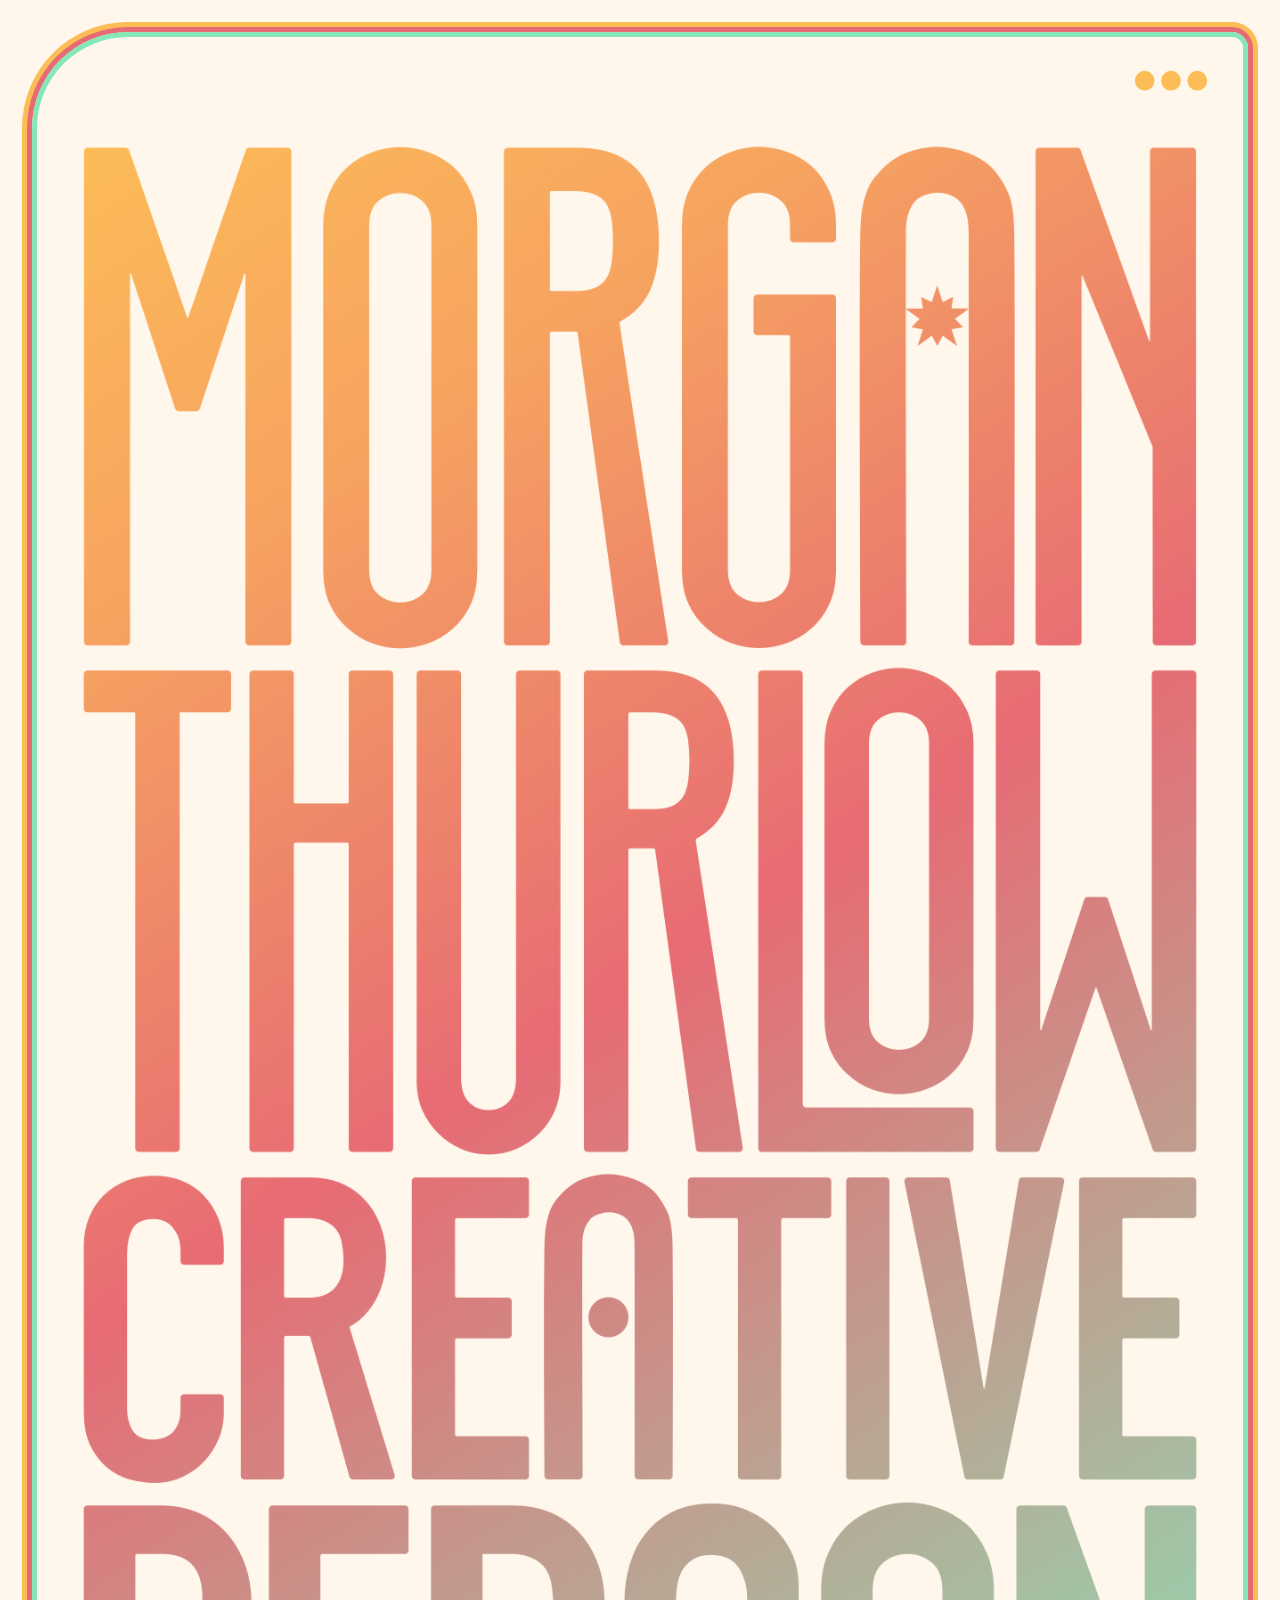
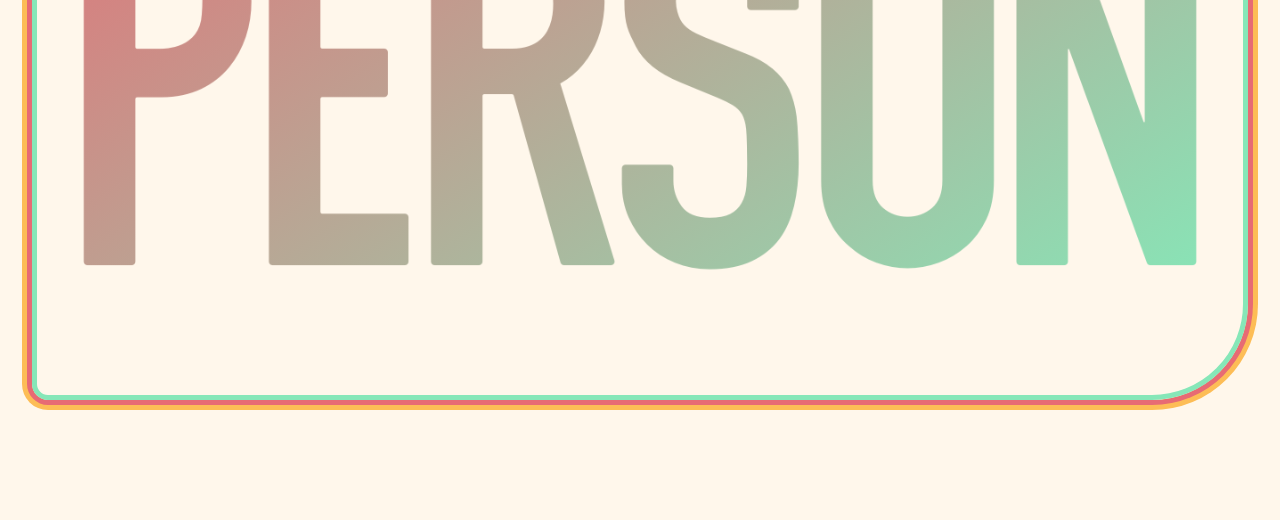
<file: index.html>
<!doctype html>
<html lang="en">
  <head>
    <meta charset="UTF-8" />
    <meta name="viewport" content="width=device-width, initial-scale=1.0" />
    <title>Morgan Thurlow</title>
    <link rel="stylesheet" href="/style.css" />
    <script src="/script.js" defer></script>
    <link rel="icon" type="image/png" href="/favicon-96x96.png" sizes="96x96" />
    <link rel="icon" type="image/svg+xml" href="/favicon.svg" />
    <link rel="shortcut icon" href="/favicon.ico" />
    <link rel="apple-touch-icon" sizes="180x180" href="/apple-touch-icon.png" />
    <link rel="manifest" href="/site.webmanifest" />
  </head>
  <body class="body-padding">
    <div class="main-layout">
      <div class="menu-popup hidden titletext" id="menu-popup">
        <button id="close-x">
          <img src="horDot.svg" alt="X" />
        </button>
        <div class="menu-text">
          <a href="/index.html">HOME</a>
          <a href="/film.html">FILM</a>
          <a href="/design.html">DESIGN</a>
          <a href="/photography.html">PHOTOS</a>
        </div>
      </div>
      <div class="triple-border">
        <div class="menu-container">
          <button id="hamburger-menu">
            <img src="horDot.svg" alt="menu hamburger" />
          </button>
        </div>
        <div>
          <img src="tallMTcp.svg" alt="Morgan Thurlow Creative Person" />
        </div>
      </div>
    </div>
  </body>
</html>
</file>
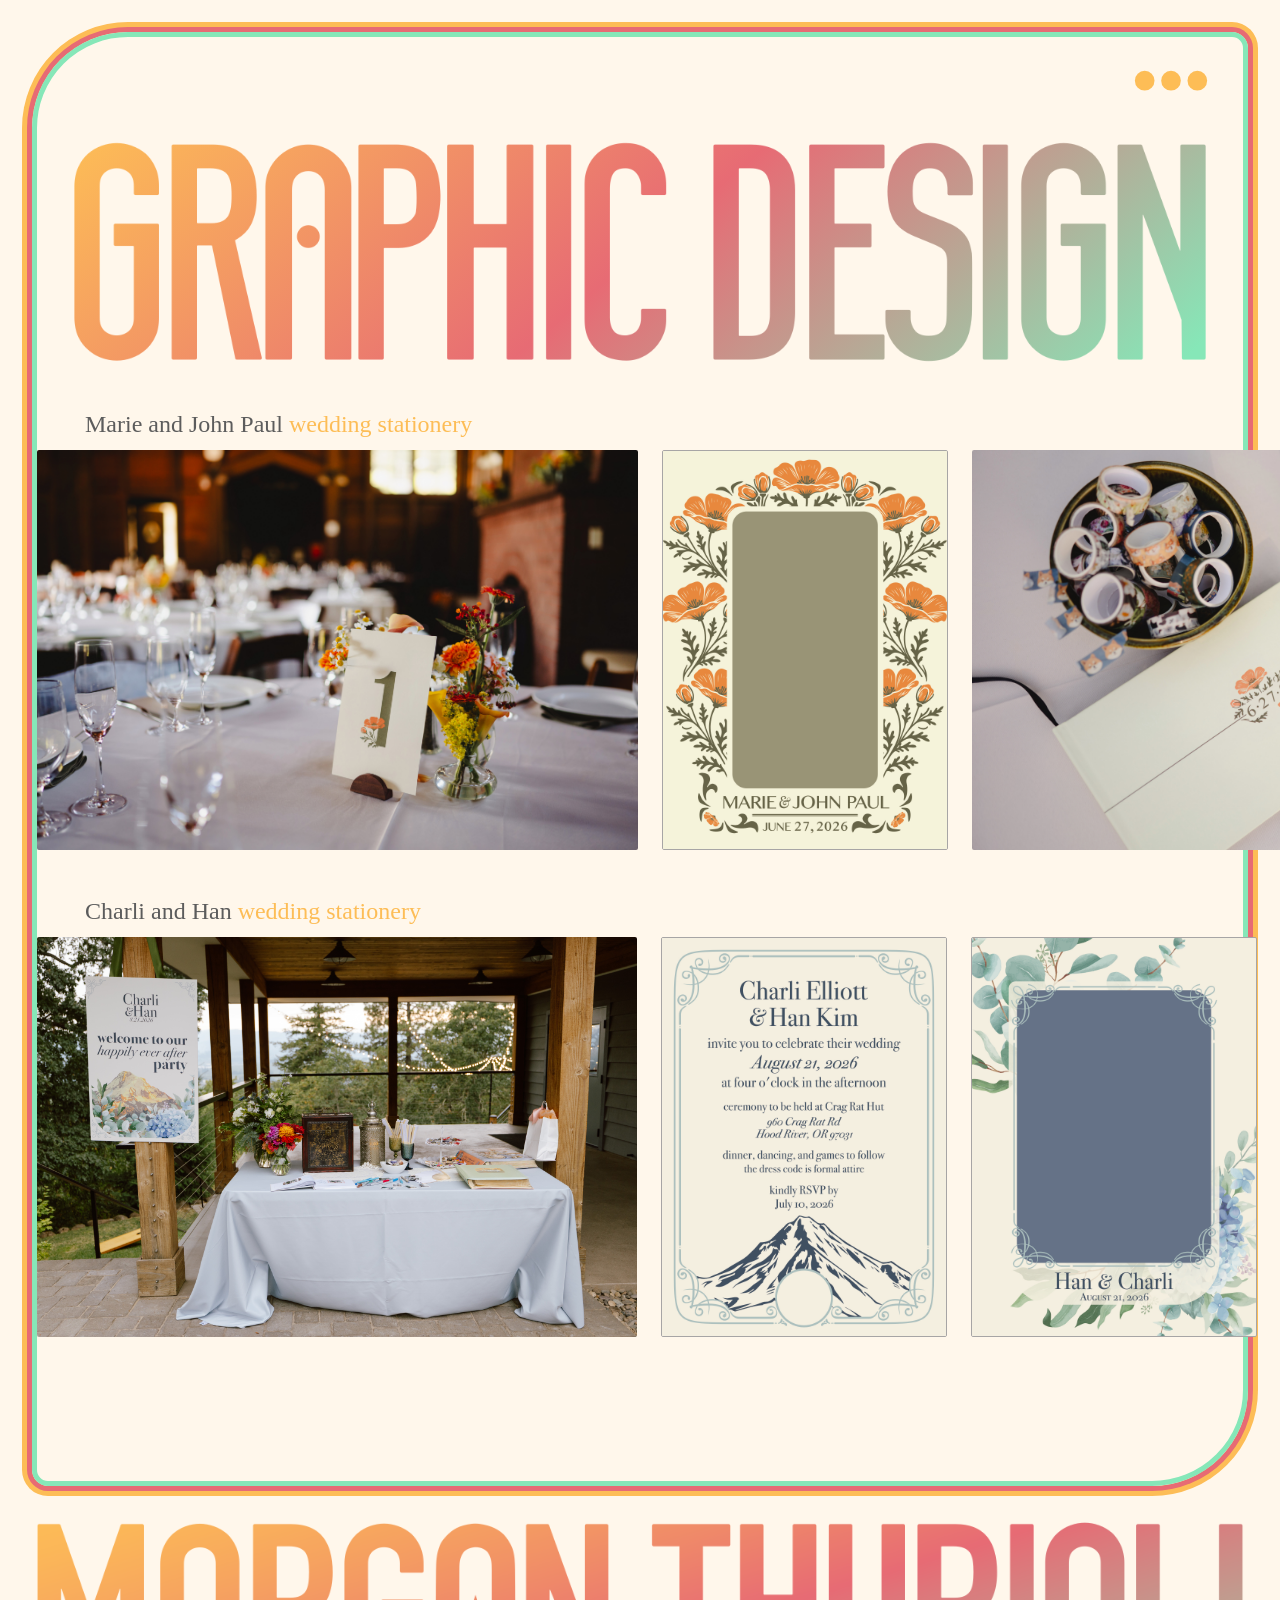
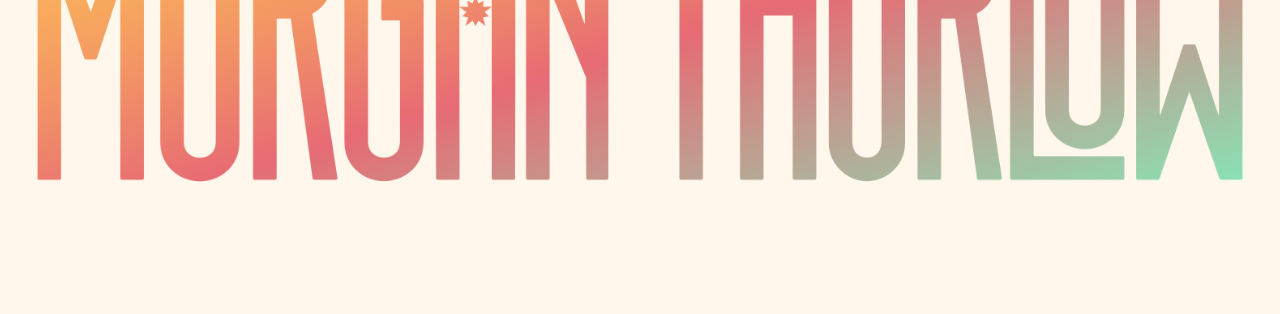
<file: design.html>
<!doctype html>
<html lang="en">
  <head>
    <meta charset="UTF-8" />
    <meta name="viewport" content="width=device-width, initial-scale=1.0" />
    <title>Morgan Thurlow</title>
    <link rel="stylesheet" href="/style.css" />
    <script src="/script.js" defer></script>
    <link rel="icon" type="image/png" href="/favicon-96x96.png" sizes="96x96" />
    <link rel="icon" type="image/svg+xml" href="/favicon.svg" />
    <link rel="shortcut icon" href="/favicon.ico" />
    <link rel="apple-touch-icon" sizes="180x180" href="/apple-touch-icon.png" />
    <link rel="manifest" href="/site.webmanifest" />
  </head>
  <body class="body-padding">
    <div class="main-layout">
      <div class="menu-popup hidden titletext" id="menu-popup">
        <button id="close-x">
          <img src="horDot.svg" alt="X" />
        </button>
        <div class="menu-text">
          <a href="/index.html">HOME</a>
          <a href="/film.html">FILM</a>
          <a href="/design.html">DESIGN</a>
          <a href="/photography.html">PHOTOS</a>
        </div>
      </div>
      <div class="triple-border">
        <div class="menu-container">
          <button id="hamburger-menu">
            <img src="horDot.svg" alt="menu hamburger" />
          </button>
        </div>
        <div><img src="graphic design.svg" alt="graphic design"></div>
        <h2 class="heading-two-layout">
          Marie and John Paul <span class="pinktext"> wedding stationery</span>
        </h2>
        <div id="scroll-container">
          <img
            class="image-scroll"
            src="photos/Morgan-Michael-Wedding-2.jpg"
            alt="wedding table number"
          />
          <img
            class="image-scroll border-small"
            src="photos/MP invitation back .jpg"
            alt="wedding invitation"
          />
          <img
            class="image-scroll"
            src="photos/Morgan-Michael-Wedding-213.jpg"
            alt="wedding guest book"
          />
          <img
            class="image-scroll border-small"
            src="photos/MP invitation front.jpg"
            alt="wedding invitation"
          />
          <img
            class="image-scroll"
            src="photos/Morgan-Michael-Wedding-3.jpg"
            alt="wedding seating name tags"
          />
        </div>
        <h2 class="heading-two-layout">
          Charli and Han <span class="pinktext">wedding stationery</span>
        </h2>
        <div id="scroll-container">
          <img
            class="image-scroll"
            src="photos/IMG_9498.JPG.jpeg"
            alt="wedding welcome sign and guestbook table"
          />

          <img
            class="image-scroll border-small"
            src="photos/HC invite front.jpg"
            alt="wedding guest book back"
          />
          <img
            class="image-scroll border-small"
            src="photos/HC invite back.jpg"
            alt="wedding guest book front"
          />
          <img
            class="image-scroll"
            src="photos/IMG_9497.JPG.jpeg"
            alt="wedding seating chart"
          />

          <img
            class="image-scroll border-small"
            src="photos/Seoul.jpg"
            alt="wedding table number"
          />
        </div>
      </div>
        <div class="footer-text"><img src="MTbottom.svg" alt="morgan thurlow"></div>
      </div>
    </div>
  </body>
</html>
</file>
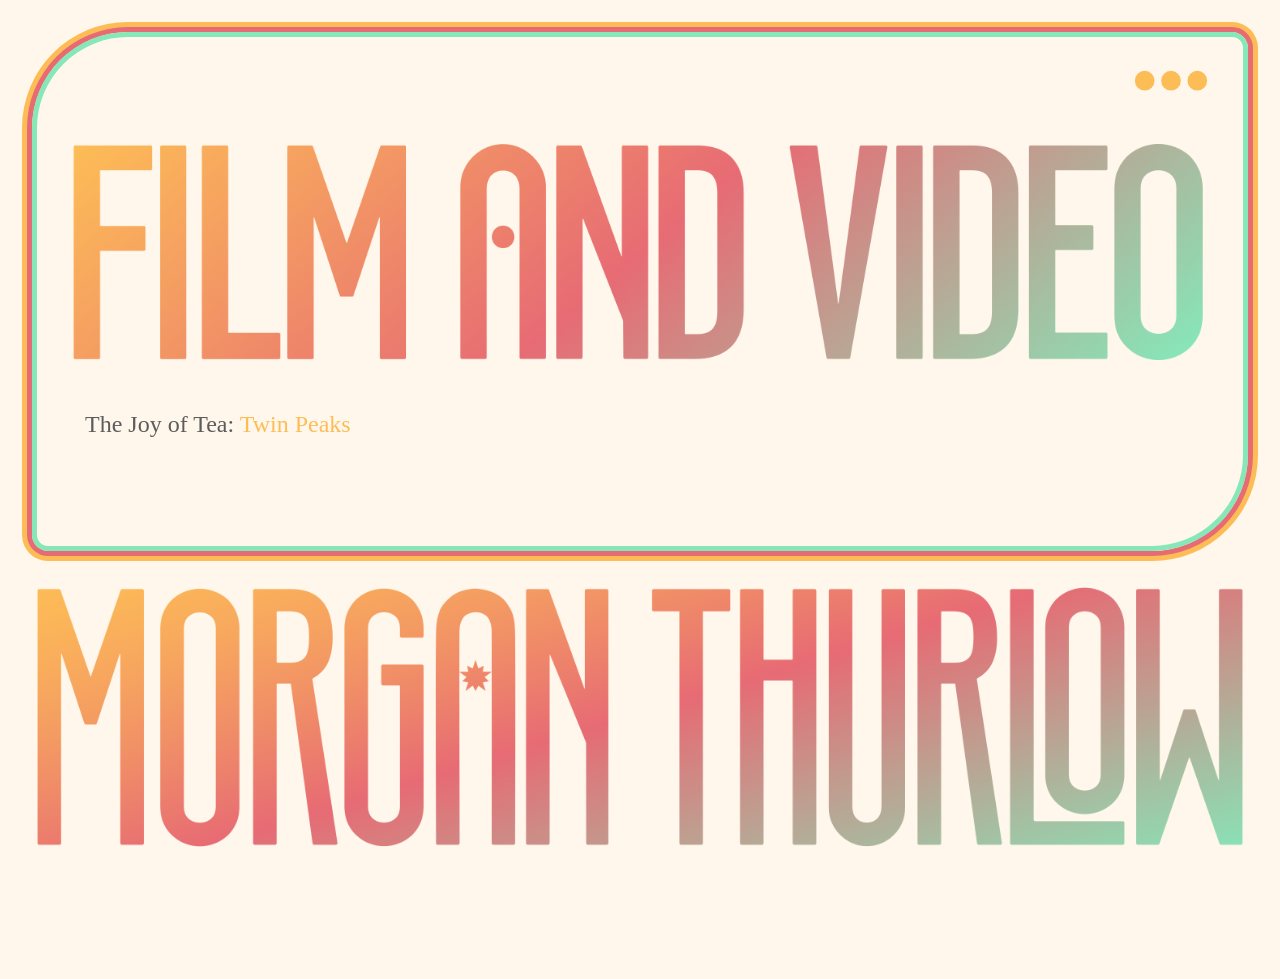
<file: film.html>
<!doctype html>
<html lang="en">
  <head>
    <meta charset="UTF-8" />
    <meta name="viewport" content="width=device-width, initial-scale=1.0" />
    <title>Morgan Thurlow</title>
    <link rel="stylesheet" href="/style.css" />
    <script src="/script.js" defer></script>
    <link rel="icon" type="image/png" href="/favicon-96x96.png" sizes="96x96" />
    <link rel="icon" type="image/svg+xml" href="/favicon.svg" />
    <link rel="shortcut icon" href="/favicon.ico" />
    <link rel="apple-touch-icon" sizes="180x180" href="/apple-touch-icon.png" />
    <link rel="manifest" href="/site.webmanifest" />
  </head>
  <body class="body-padding">
    <div class="main-layout">
      <div class="menu-popup hidden titletext" id="menu-popup">
        <button id="close-x">
          <img src="horDot.svg" alt="X" />
        </button>
        <div class="menu-text">
          <a href="/index.html">HOME</a>
          <a href="/film.html">FILM</a>
          <a href="/design.html">DESIGN</a>
          <a href="/photography.html">PHOTOS</a>
        </div>
      </div>
      <div class="triple-border">
        <div class="menu-container">
          <button id="hamburger-menu">
            <img src="horDot.svg" alt="menu hamburger" />
          </button>
        </div>
        <div><img src="filmAndVideo.svg" alt="film and video" /></div>
        <h2 class="heading-two-layout">
          The Joy of Tea: <span class="pinktext"> Twin Peaks</span>
        </h2>
        <div class="video-container">
          <!-- <video
            class="video-layout"
            controls
            src="drinking tea twin peaks.mov"
          ></video> -->
        </div>
      </div>
      <div class="footer-text">
        <img src="MTbottom.svg" alt="morgan thurlow" />
      </div>
    </div>
  </body>
</html>
</file>
<file: style.css>
/* colors */
:root {
  --c-offwhite: #fff7eb;
  --c-pink: #962258;
  --c-pink-light: #d95995;
  --c-darkgray: #5c5c5c;
  --c-lightgray: #a7a5a5;
  --c-bggray: #292929;

  /* new colors for testing */
  --c-coral: #e76b74;
  --c-goldenrod: #fdbd56;
  --c-teal: #86e7b8;

  --color-main-bg: var(--c-offwhite);
  --color-text-dark: var(--c-darkgray);
  --color-text-light: var(--c-lightgray);
  --color-text-pink: var(--c-goldenrod);
  --color-pink-light: var(--c-pink-light);
  --color-alt-bg: var(--c-bggray);

  background: var(--color-main-bg);

  --margin-exterior: 32px;
  --margin-bottom: 300px;
  --big-box-pad: 24px;

  font-family: optima, Helvetica, sans-serif;

  --alt-font: optima;
}

*,
*::before,
*::after {
  box-sizing: border-box;
}

* {
  margin: 0;
}

a {
  text-decoration: none;
  color: var(--color-text-dark);
}

a:hover {
  color: var(--color-text-pink);
}

button {
  padding: 0px;
  border: none;
  background-color: transparent;
}

img,
picture,
svg {
  max-width: 100%;
  display: block;
}

#photobar {
  max-width: none;
  height: 240px;
  width: calc(100% + var(--big-box-pad) * 2);
  margin-left: calc(-1 * var(--big-box-pad));
  object-fit: cover;
  object-position: top center;
}

#hamburger-menu,
#close-x {
  width: 80px;
  cursor: pointer;
}

.menu-icon {
  fill: #e76b74;
}

.menu-container {
  display: flex;
  justify-content: end;
  margin-bottom: 24px;
  margin-top: 8px;
  margin-right: 8px;
}

.two-column-container {
  /* border: 1px solid green; */
  display: flex;
}

.column-child {
  /* border: 1px solid blue; */
  flex-basis: 50%;
}

.body-padding {
  padding-left: var(--margin-exterior);
  padding-right: var(--margin-exterior);
  padding-bottom: 120px;
}

.outsideborder {
  border: 3px solid var(--color-text-pink);
  border-radius: 96px 16px;
  margin-top: var(--margin-exterior);
  /* margin-bottom: var(--margin-bottom); */
  padding: var(--big-box-pad);
  padding-bottom: 96px;
  /* min-height: calc(100vh - var(--margin-bottom) - var(--margin-exterior)); */
}

.triple-border {
  border: 5px solid #86e7b8;
  border-radius: 96px 16px;
  box-shadow:
    0 0 0 5px #e76b74,
    0 0 0 10px #fdbd56;
  margin-top: var(--margin-exterior);
  /* margin-bottom: var(--margin-bottom); */
  padding: var(--big-box-pad);
  padding-bottom: 96px;
}

.menu-popup {
  z-index: 1;
  position: absolute;
  top: 20px;
  right: 20px;
  border: 5px solid #fdbd56;
  border-radius: 96px 16px;
  box-shadow:
    0 0 0 5px #e76b74,
    0 0 0 10px #86e7b8;
  border-radius: 96px 16px;
  display: flex;
  flex-direction: column;
  text-align: left;
  padding-top: 12px;
  padding-right: 12px;
  padding-left: var(--big-box-pad);
  padding-bottom: var(--big-box-pad);

  /* padding: var(--big-box-pad); */
  background-color: var(--color-main-bg);
}

.menu-text {
  padding-right: 52px;
  display: flex;
  flex-direction: column;
  text-transform: lowercase;
}

.hidden {
  visibility: hidden;
}

#close-x {
  align-self: flex-end;
  padding-bottom: 24px;
}

.main-layout {
  position: relative;
  margin-left: auto;
  margin-right: auto;
  max-width: 1280px;
}

.pinktext {
  color: var(--color-text-pink);
}

.light-pink-mod {
  color: var(--c-pink-light);
}

.fancy-heading {
  font-family: var(--alt-font);
  font-size: clamp(36px, 6vw, 96px);
  font-weight: 500;
  background-image: url(/photos/portfolio356.jpg);
  background-position: 50% 25%;
  /* background-size: 50% ; */
  color: transparent;
  /* text-transform: uppercase; */
  background-clip: text;
}

.heading-two-layout {
  font-family: var(--alt-font);
  font-weight: lighter;
  font-size: clamp(14px, 3vw, 24px);
  color: var(--color-text-dark);
  /* text-transform: uppercase; */
  margin: 24px;
  margin-bottom: 12px;
}

.heading-one-layout {
  display: flex;
  justify-content: center;
  margin: 50px;
}

.titletext {
  color: var(--color-text-dark);
  font-size: 24px;
  /* text-transform: uppercase; */
}

.titletext-layout {
  /* border: 1px solid orange; */
  text-align: right;
  margin-top: 56px;
  margin-right: 120px;
}

.small-caps {
  font-size: 20px;
}

.arttext {
  color: var(--color-text-light);
  font-size: 20px;
  word-break: break-all;
  text-align: justify;
  text-align-last: justify;
  text-wrap-style: balance;
  text-justify: inter-character;
  user-select: none;
}

.arttext-layout {
  /* border: 1px solid red; */
  width: 360px;
  margin-left: auto;
}

.video-layout {
  max-width: 1080px;
  width: 100%;
  min-width: 272px;
  border-radius: 3px;
}

.video-container {
  display: flex;
  justify-content: center;
}

#scroll-container {
  display: flex;
  max-height: 400px;
  position: relative;
  overflow-inline: scroll;
  flex-wrap: nowrap;
  margin-left: calc(-1 * var(--big-box-pad));
  margin-right: calc(-1 * var(--big-box-pad));
  margin-bottom: 48px;
}

.image-scroll {
  max-height: 400px;
  flex-shrink: 0;
  object-fit: contain;
  margin-right: 24px;
  border-radius: 2px;
  /* box-shadow:
    -1px 0px 13px -7px var(--c-darkgray),
    1px 0px 13px -7px var(--c-darkgray),
    1px 1px 8px 0px rgba(0, 0, 0, 0); */
}

@media (max-width: 640px) {
  .image-scroll {
    max-height: 200px;
  }
}

.border-small {
  border: 1px solid var(--c-lightgray);
}

.display-gray-bg {
  background-color: var(--color-alt-bg);
}

.footer-text {
  margin-top: 24px;
}

.bottom-right-text {
  text-align: right;
  margin-top: 24px;
  margin-right: 56px;
}

.bottom-left-text {
  margin-top: 24px;
  margin-left: 56px;
}
</file>
